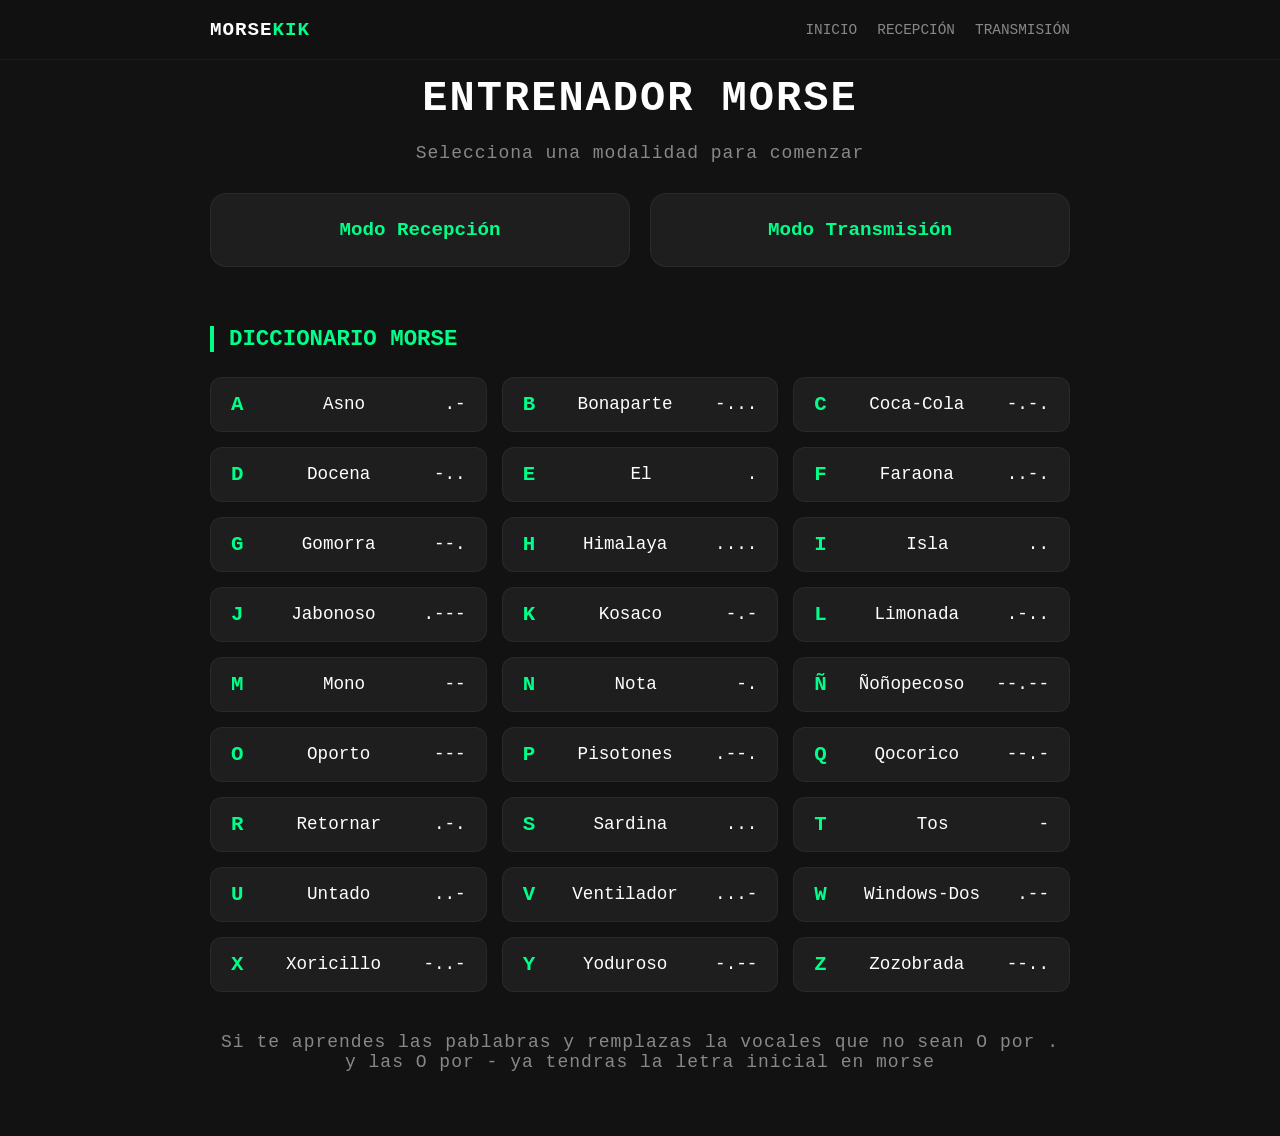
<file: index.html>
<!DOCTYPE html>
<html lang="es">
<head>
    <meta charset="UTF-8">
    <meta name="viewport" content="width=device-width, initial-scale=1.0, maximum-scale=1.0, user-scalable=no">
    <title>Morse Entrenador - Inicio</title>
    <link rel="stylesheet" href="styles/styles.css">
    <link rel="icon" type="image/png" href="styles/icon_512x512.png">
    <script src="scrips/index.js" defer></script>
</head>
<body>

    <nav class="top-nav">
        <div class="nav-container">
            <a href="index.html" class="nav-logo">MORSE<span>KIK</span></a>
            <div class="nav-links">
                <a href="index.html">Inicio</a>
                <a href="recepcion.html">Recepción</a>
                <a href="envio.html">Transmisión</a>
            </div>
        </div>
    </nav>

    <div class="container" id="home-screen">
        <header>
            <div class="header-text">
                <h1>Entrenador Morse</h1>
                <div class="sub">Selecciona una modalidad para comenzar</div>
            </div>
        </header>
        
        <nav class="grid">
            <a href="recepcion.html" class="btn">Modo Recepción</a>
            <a href="envio.html" class="btn">Modo Transmisión</a>
        </nav>

    <section class="dictionary-section">
            <h2>Diccionario Morse</h2>
            <div class="dictionary-grid">
                <div class="dic-item"><strong>A</strong> Asno <span>.-</span></div>
                <div class="dic-item"><strong>B</strong> Bonaparte <span>-...</span></div>
                <div class="dic-item"><strong>C</strong> Coca-Cola <span>-.-.</span></div>
                <div class="dic-item"><strong>D</strong> Docena <span>-..</span></div>
                <div class="dic-item"><strong>E</strong> El <span>.</span></div>
                <div class="dic-item"><strong>F</strong> Faraona <span>..-.</span></div>
                <div class="dic-item"><strong>G</strong> Gomorra <span>--.</span></div>
                <div class="dic-item"><strong>H</strong> Himalaya <span>....</span></div>
                <div class="dic-item"><strong>I</strong> Isla <span>..</span></div>
                <div class="dic-item"><strong>J</strong> Jabonoso <span>.---</span></div>
                <div class="dic-item"><strong>K</strong> Kosaco <span>-.-</span></div>
                <div class="dic-item"><strong>L</strong> Limonada <span>.-..</span></div>
                <div class="dic-item"><strong>M</strong> Mono <span>--</span></div>
                <div class="dic-item"><strong>N</strong> Nota <span>-.</span></div>
                <div class="dic-item"><strong>Ñ</strong> Ñoñopecoso <span>--.--</span></div>
                <div class="dic-item"><strong>O</strong> Oporto <span>---</span></div>
                <div class="dic-item"><strong>P</strong> Pisotones <span>.--.</span></div>
                <div class="dic-item"><strong>Q</strong> Qocorico <span>--.-</span></div>
                <div class="dic-item"><strong>R</strong> Retornar <span>.-.</span></div>
                <div class="dic-item"><strong>S</strong> Sardina <span>...</span></div>
                <div class="dic-item"><strong>T</strong> Tos <span>-</span></div>
                <div class="dic-item"><strong>U</strong> Untado <span>..-</span></div>
                <div class="dic-item"><strong>V</strong> Ventilador <span>...-</span></div>
                <div class="dic-item"><strong>W</strong> Windows-Dos <span>.--</span></div>
                <div class="dic-item"><strong>X</strong> Xoricillo <span>-..-</span></div>
                <div class="dic-item"><strong>Y</strong> Yoduroso <span>-.--</span></div>
                <div class="dic-item"><strong>Z</strong> Zozobrada <span>--..</span></div>
            </div>
        </section>

        <div id="fin">Si te aprendes las pablabras y remplazas la vocales que no sean O por . y las O por - ya tendras la letra inicial en morse</div>

    </body>
</html>
</file>
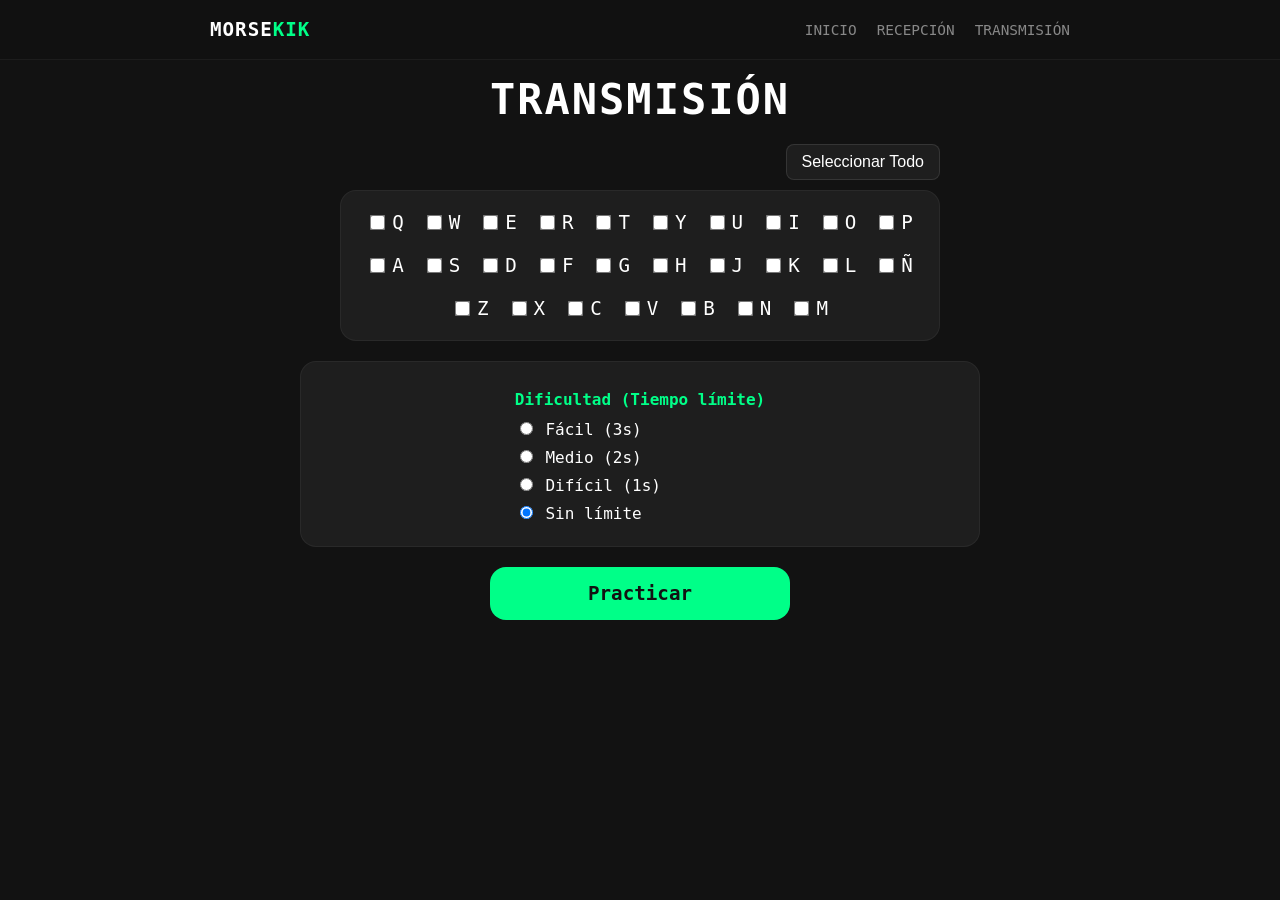
<file: envio.html>
<!DOCTYPE html>
<html lang="es">
<head>
    <meta charset="UTF-8">
    <meta name="viewport" content="width=device-width, initial-scale=1.0, maximum-scale=1.0, user-scalable=no">
    <title>Morse Entrenador - Transmisión</title>
    <link rel="stylesheet" href="styles/styles.css">
    <script src="scrips/envio.js" defer></script>
    <link rel="icon" type="image/png" href="styles/icon_512x512.png">
</head>
<body>

    <nav class="top-nav">
        <div class="nav-container">
            <a href="index.html" class="nav-logo">MORSE<span>KIK</span></a>
            <div class="nav-links">
                <a href="index.html">Inicio</a>
                <a href="recepcion.html">Recepción</a>
                <a href="envio.html">Transmisión</a>
            </div>
        </div>
    </nav>

    <div id="setup-screen" class="screen active">
        <h1>Transmisión</h1>
        
        <div class="grid-controls">
            <button id="select-all-btn" type="button">Seleccionar Todo</button>
        </div>
        <div id="letter-grid"></div>
        
        <div class="options-container">
            <div class="option-group">
                <h2>Dificultad (Tiempo límite)</h2>
                <label><input type="radio" name="difficulty" value="3000" checked> Fácil (3s)</label>
                <label><input type="radio" name="difficulty" value="2000"> Medio (2s)</label>
                <label><input type="radio" name="difficulty" value="1000"> Difícil (1s)</label>
                <label><input type="radio" name="difficulty" value="0" checked> Sin límite</label>
            </div>
        </div>

        <button id="start-btn">Practicar</button>
        <p id="setup-error" class="error-text hidden">Selecciona al menos una letra.</p>
    </div>


    

    <div id="practice-screen" class="screen">
        <div id="progress-counter">0 / 10</div>
        <div id="target-letter"></div>
        <div id="input-display"></div>
        <div id="feedback-display"></div>
        
        <div id="transmit-zone">
            <button id="transmit-btn">TRANSMITIR</button>
            <p class="desktop-hint">O usa la barra espaciadora</p>
        </div>
    </div>

    <div id="summary-screen" class="screen">
        <h1>Entrenamiento Finalizado</h1>
        <div id="score-display"></div>
        <button id="restart-btn">Volver al inicio</button>
    </div>

</body>
</html>
</file>
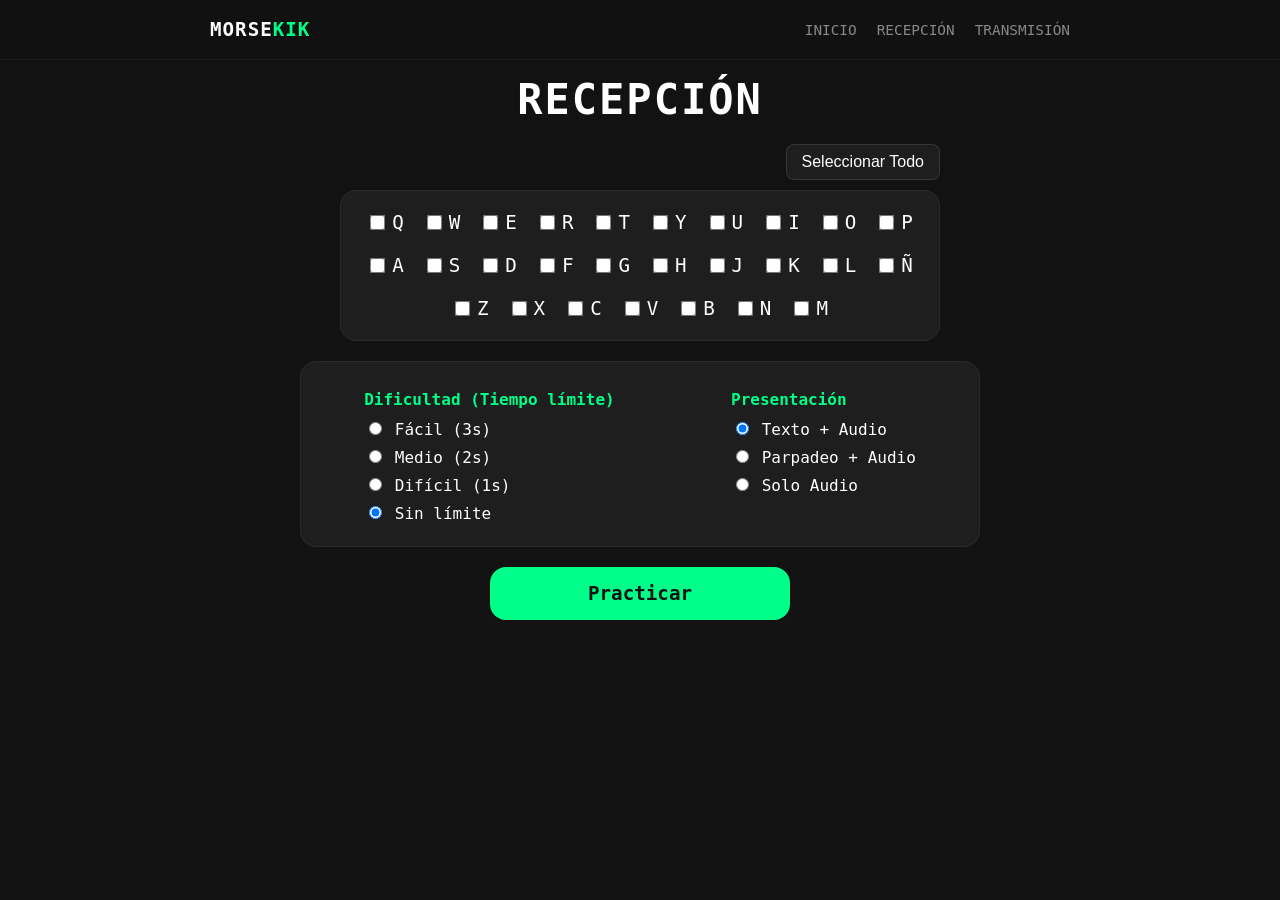
<file: recepcion.html>
<!DOCTYPE html>
<html lang="es">
<head>
    <meta charset="UTF-8">
    <meta name="viewport" content="width=device-width, initial-scale=1.0, maximum-scale=1.0, user-scalable=no">
    <title>Morse Entrenador - Inverso</title>
    <link rel="stylesheet" href="styles/styles.css">
    <script src="scrips/recepcion.js" defer></script>
    <link rel="icon" type="image/png" href="styles/icon_512x512.png">
</head>
<body>
    <div id="flash-overlay"></div>

    <nav class="top-nav">
        <div class="nav-container">
            <a href="index.html" class="nav-logo">MORSE<span>KIK</span></a>
            <div class="nav-links">
                <a href="index.html">Inicio</a>
                <a href="recepcion.html">Recepción</a>
                <a href="envio.html">Transmisión</a>
            </div>
        </div>
    </nav>


    <div id="setup-screen" class="screen active">
        <h1>Recepción</h1>
        
        <div class="grid-controls">
            <button id="select-all-btn" type="button">Seleccionar Todo</button>
        </div>
        <div id="letter-grid"></div>
        
        <div class="options-container">
            <div class="option-group">
                <h2>Dificultad (Tiempo límite)</h2>
                <label><input type="radio" name="difficulty" value="3000" checked> Fácil (3s)</label>
                <label><input type="radio" name="difficulty" value="2000"> Medio (2s)</label>
                <label><input type="radio" name="difficulty" value="1000"> Difícil (1s)</label>
                <label><input type="radio" name="difficulty" value="0" checked> Sin límite</label>
            </div>
            
            <div class="option-group">
                <h2>Presentación</h2>
                <label><input type="radio" name="mode" value="visual" checked> Texto + Audio</label>
                <label><input type="radio" name="mode" value="flash"> Parpadeo + Audio</label>
                <label><input type="radio" name="mode" value="audio"> Solo Audio</label>
            </div>
        </div>

        <button id="start-btn">Practicar</button>
        <p id="setup-error" class="error-text hidden">Selecciona al menos una letra.</p>
    </div>

    <!-- <div id="practice-screen" class="screen">
    <input type="text" id="mobile-input" style="position: absolute; opacity: 0; pointer-events: none;" autocomplete="off" autocapitalize="characters">
    
    <div id="target-morse"></div> -->


    <div id="practice-screen" class="screen">
        <div id="progress-counter">0 / 10</div>
        <div id="target-morse"></div>
        <div id="input-display">_</div>
        <div id="feedback-display"></div>
        <div id="virtual-keyboard"></div>
    </div>

    <div id="summary-screen" class="screen">
        <h1>Entrenamiento Finalizado</h1>
        <div id="score-display"></div>
        <button id="restart-btn">Volver al inicio</button>
    </div>

</body>
</html>
</file>
<file: styles/styles.css>
/* VARIABLES & RESET */

:root {
    --bg-color: #121212;
    --text-color: #ffffff;
    --accent: #00ff88;
    --error: #ff3333;
    --panel-bg: #1e1e1e;
    --key-bg: #333333;
    --btn-active: #00cc6a;
    --muted: #888888;
    --btn-bg: rgba(255, 255, 255, 0.05);
    --btn-hover: rgba(0, 255, 136, 0.1);
}

* {
    box-sizing: border-box;
}

body {
    background-color: var(--bg-color);
    color: var(--text-color);
    font-family: monospace;
    display: flex;
    justify-content: center;
    align-items: flex-start;
    min-height: 100vh;
    margin: 0;
    overflow-x: hidden;
    overflow-y: auto;
    touch-action: manipulation;
    padding-top: 65px;
}

   /* TYPOGRAPHY & UTILITIES */
   
h1 {
    font-size: clamp(24px, 8vw, 42px);
    letter-spacing: 2px;
    text-transform: uppercase;
    font-weight: bold;
    margin: 0 0 20px 0;
}

.sub {
    color: var(--muted);
    font-size: clamp(14px, 4vw, 18px);
    margin-top: 8px;
    letter-spacing: 1px;
}

.error-text { color: var(--error); margin-top: 10px; }
.hidden { display: none !important; }
.correct { color: var(--accent); }
.incorrect { color: var(--error); }


   /* LAYOUT STRUCTURE */

.container, .screen {
    width: 100%;
    display: flex;
    flex-direction: column;
    align-items: center;
}

.container {
    max-width: 900px;
    padding: 10px 20px 10px 20px;
}

.screen {
    display: none;
    text-align: center;
    max-width: 700px;
    padding: 10px;
    box-sizing: border-box;
    min-height: calc(100vh - 65px);
}

.screen.active {
    display: flex;
}

header {
    display: flex;
    flex-direction: column;
    align-items: center;
    gap: 10px;
    margin-bottom: 30px;
    width: 100%;
    text-align: center;
}


   /* NAVIGATION BAR */

.top-nav {
    position: fixed;
    top: 0;
    left: 0;
    width: 100%;
    height: 60px;
    background: rgba(18, 18, 18, 0.8);
    backdrop-filter: blur(10px);
    border-bottom: 1px solid rgba(255, 255, 255, 0.05);
    z-index: 1000;
    display: flex;
    justify-content: center;
}

.nav-container {
    width: 100%;
    max-width: 900px;
    padding: 0 20px;
    display: flex;
    justify-content: space-between;
    align-items: center;
}

.nav-logo {
    color: var(--text-color);
    text-decoration: none;
    font-weight: bold;
    font-size: 1.2rem;
    letter-spacing: 1px;
}

.nav-logo span { color: var(--accent); }

.nav-links {
    display: flex;
    gap: 20px;
}

.nav-links a {
    color: var(--muted);
    text-decoration: none;
    font-size: 0.9rem;
    font-weight: 500;
    transition: color 0.2s;
    text-transform: uppercase;
}

.nav-links a:hover { color: var(--accent); }


   /* COMPONENTS: BUTTONS */

.btn, button.primary-btn, #start-btn, #restart-btn {
    display: flex;
    align-items: center;
    justify-content: center;
    border: none;
    font-size: 1.2rem;
    font-weight: bold;
    cursor: pointer;
    border-radius: 16px;
    transition: all 0.2s ease;
    text-align: center;
    font-family: inherit;
    text-decoration: none;
}

/* Outline Buttons (Index links) */

.btn {
    padding: 25px;
    background: var(--btn-bg);
    color: var(--accent);
    border: 1px solid rgba(255, 255, 255, 0.05);
}

.btn:hover {
    background: var(--btn-hover);
    border-color: var(--accent);
    transform: translateY(-3px);
}

/* Primary Action Buttons (Start/Restart) */

button.primary-btn, #start-btn, #restart-btn {
    background-color: var(--accent);
    color: var(--bg-color);
    padding: 15px 30px;
    width: 100%;
    max-width: 300px;
}

button.primary-btn:hover, #start-btn:hover, #restart-btn:hover {
    transform: translateY(-3px);
    box-shadow: 0 10px 20px rgba(0, 0, 0, 0.2);
}

button.primary-btn:active, #start-btn:active, #restart-btn:active {
    opacity: 0.7;
    transform: translateY(0);
    box-shadow: none;
}

/* Small Utility Buttons */

#select-all-btn {
    padding: 8px 15px;
    font-size: 1rem;
    background-color: var(--panel-bg);
    color: var(--text-color);
    border: 1px solid rgba(255, 255, 255, 0.1);
    border-radius: 8px;
    cursor: pointer;
}

#select-all-btn:active { background-color: var(--btn-bg); }


   /* COMPONENTS: PANELS & FORMS */

#letter-grid, .options-container {
    background: var(--panel-bg);
    padding: 15px;
    border-radius: 16px;
    border: 1px solid rgba(255, 255, 255, 0.05);
    margin-bottom: 20px;
    display: flex;
    flex-wrap: wrap;
    width: 100%;
}

#letter-grid {
    justify-content: center;
    gap: 10px;
    max-width: 600px;
}

.options-container {
    gap: 20px;
    justify-content: space-around;
}

.grid-controls {
    width: 100%;
    max-width: 600px;
    display: flex;
    justify-content: flex-end;
    margin-bottom: 10px;
}

.letter-checkbox {
    display: flex;
    align-items: center;
    gap: 5px;
    font-size: 1.2rem;
    cursor: pointer;
    padding: 5px;
}

.letter-checkbox input { transform: scale(1.2); }

.option-group { text-align: left; }
.option-group h2 { font-size: 1rem; color: var(--accent); margin-bottom: 10px; }
.option-group label { display: block; margin-bottom: 8px; font-size: 1rem; cursor: pointer; }


   /* INDEX: DICTIONARY & GRID */

.grid {
    display: grid;
    grid-template-columns: repeat(auto-fit, minmax(280px, 1fr));
    gap: 20px;
    width: 100%;
    margin-bottom: 20px;
}

.dictionary-section { width: 100%; margin-top: 20px; }
.dictionary-section h2 {
    font-size: 1.4rem;
    color: var(--accent);
    text-transform: uppercase;
    margin-bottom: 25px;
    border-left: 4px solid var(--accent);
    padding-left: 15px;
    text-align: left;
}

.dictionary-grid {
    display: grid;
    grid-template-columns: repeat(auto-fill, minmax(220px, 1fr));
    gap: 15px;
    width: 100%;
}

.dic-item {
    background: var(--panel-bg);
    padding: 15px 20px;
    border-radius: 12px;
    border: 1px solid rgba(255, 255, 255, 0.05);
    font-size: 1.1rem;
    display: flex;
    justify-content: space-between;
    align-items: center;
    transition: transform 0.2s;
    cursor: pointer;
}

.dic-item:hover {
    border-color: var(--accent);
    transform: scale(1.02);
}

.dic-item strong { color: var(--accent); font-size: 1.3rem; }
.dic-item .code { color: var(--text-color); font-weight: bold; letter-spacing: 3px; }

#fin {
    color: var(--muted);
    font-size: clamp(14px, 4vw, 18px);
    padding: 40px 0;
    letter-spacing: 1px;
    text-align: center;
}


   /* PRACTICE: DISPLAYS & INPUTS */

#target-morse {
    font-size: clamp(3rem, 8vw, 4rem);
    font-weight: bold;
    letter-spacing: 10px;
    margin: 10px 0;
    color: var(--accent);
    min-height: 80px;
    word-break: break-all;
}

#target-letter {
    font-size: 6rem;
    font-weight: bold;
    margin: 10px 0 10px 0;
    color: var(--text-color);
}

#input-display {
    font-size: 3rem;
    height: 4rem;
    color: var(--accent);
    letter-spacing: 8px;
}

#feedback-display {
    font-size: 1.5rem;
    height: 2.5rem;
    font-weight: bold;
    margin-top: 5px;
}

#progress-counter {
    font-size: 1.2rem;
    color: var(--muted);
    margin-bottom: 10px;
    margin-top: 20px;
}


   /* PRACTICE: CONTROLS (KEYS & TRANSMIT) */
 
#virtual-keyboard {
    display: flex;
    flex-wrap: wrap;
    justify-content: center;
    gap: 8px;
    width: 100%;
    max-width: 500px;
    margin-top: 15px;
    padding-bottom: 20px;
}

.key-btn {
    background: var(--key-bg);
    color: var(--text-color);
    border: 1px solid rgba(255, 255, 255, 0.05);
    border-radius: 8px;
    font-size: 1.5rem;
    font-weight: bold;
    width: calc(10% - 8px);
    min-width: 30px;
    height: 50px;
    cursor: pointer;
    user-select: none;
}

.key-btn:active {
    background: var(--accent);
    color: var(--bg-color);
}

#transmit-zone {
    width: 100%;
    display: flex;
    flex-direction: column;
    align-items: center;
    margin-top: 10px;
}

#transmit-btn {
    width: 250px;
    height: 100px;
    border-radius: 50px;
    background-color: var(--panel-bg);
    color: var(--accent);
    border: 4px solid var(--accent);
    font-size: 1.5rem;
    user-select: none;
    -webkit-user-select: none;
    outline: none;
    transition: transform 0.05s, background-color 0.05s;
}

#transmit-btn.active-press {
    background-color: var(--btn-active);
    color: var(--bg-color);
    transform: scale(0.95);
}

.desktop-hint {
    color: var(--muted);
    font-size: 0.9rem;
    margin-top: 15px;
}


   /* FLASH OVERLAY EFFECT */

#flash-overlay {
    position: fixed;
    top: 0; left: 0; right: 0; bottom: 0;
    background-color: #ffffff;
    opacity: 0;
    pointer-events: none;
    z-index: 9999;
    transition: opacity 0.05s ease-out;
}

body.flash-active #flash-overlay {
    opacity: 1;
    transition: opacity 0.02s ease-in;
}


   /* MEDIA QUERIES */

@media (max-width: 600px) {
    .container { padding: 20px 15px; }
    .dictionary-grid { grid-template-columns: 1fr; }
}

@media (max-width: 500px) {
    .nav-links { gap: 12px; }
    .nav-links a { font-size: 0.75rem; }
    .nav-logo { font-size: 1rem; }
    #target-morse { letter-spacing: 5px; }
    .key-btn { font-size: 1.2rem; height: 45px; }
}
</file>
